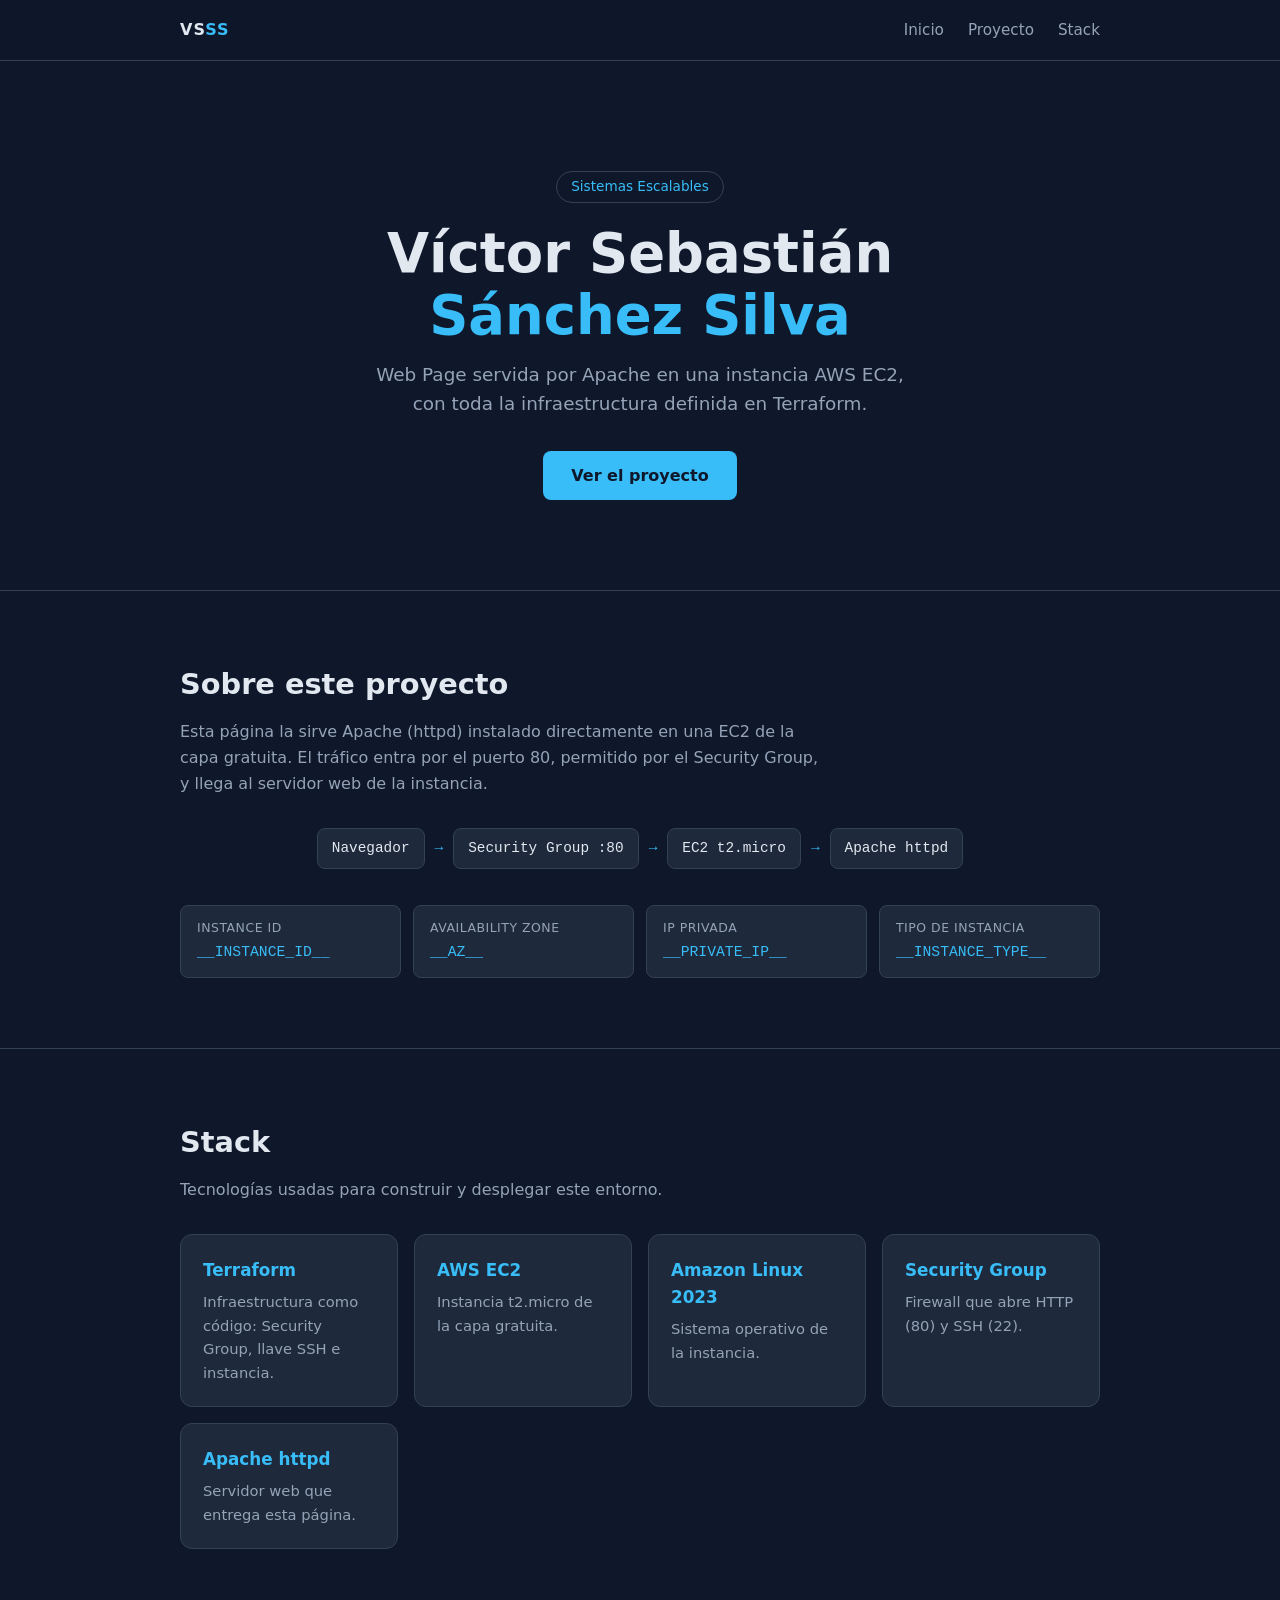
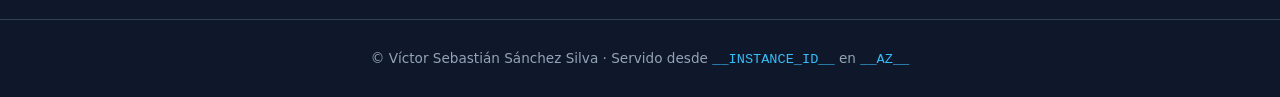
<file: AWS_1/src/index.html>
<!DOCTYPE html>
<html lang="es">
<head>
  <meta charset="UTF-8">
  <meta name="viewport" content="width=device-width, initial-scale=1.0">
  <title>Víctor Sebastián Sánchez Silva | Web Page</title>
  <link rel="stylesheet" href="styles.css">
</head>
<body>
  <header>
    <nav class="container">
      <div class="logo">VS<span>SS</span></div>
      <ul>
        <li><a href="#inicio">Inicio</a></li>
        <li><a href="#proyecto">Proyecto</a></li>
        <li><a href="#stack">Stack</a></li>
      </ul>
    </nav>
  </header>

  <main>
    <div class="hero container" id="inicio">
      <div class="tag">Sistemas Escalables</div>
      <h1>Víctor Sebastián<br><span>Sánchez Silva</span></h1>
      <p>Web Page servida por Apache en una instancia AWS EC2, con toda la infraestructura definida en Terraform.</p>
      <a class="btn" href="#proyecto">Ver el proyecto</a>
    </div>

    <section id="proyecto">
      <div class="container">
        <h2>Sobre este proyecto</h2>
        <p>Esta página la sirve Apache (httpd) instalado directamente en una EC2 de la capa gratuita. El tráfico entra por el puerto 80, permitido por el Security Group, y llega al servidor web de la instancia.</p>
        <div class="flow">
          <div class="step">Navegador</div><div class="arrow">→</div>
          <div class="step">Security Group :80</div><div class="arrow">→</div>
          <div class="step">EC2 t2.micro</div><div class="arrow">→</div>
          <div class="step">Apache httpd</div>
        </div>
        <div class="meta">
          <div><span>Instance ID</span><code>__INSTANCE_ID__</code></div>
          <div><span>Availability Zone</span><code>__AZ__</code></div>
          <div><span>IP privada</span><code>__PRIVATE_IP__</code></div>
          <div><span>Tipo de instancia</span><code>__INSTANCE_TYPE__</code></div>
        </div>
      </div>
    </section>

    <section id="stack">
      <div class="container">
        <h2>Stack</h2>
        <p>Tecnologías usadas para construir y desplegar este entorno.</p>
        <div class="grid">
          <div class="card"><h3>Terraform</h3><p>Infraestructura como código: Security Group, llave SSH e instancia.</p></div>
          <div class="card"><h3>AWS EC2</h3><p>Instancia t2.micro de la capa gratuita.</p></div>
          <div class="card"><h3>Amazon Linux 2023</h3><p>Sistema operativo de la instancia.</p></div>
          <div class="card"><h3>Security Group</h3><p>Firewall que abre HTTP (80) y SSH (22).</p></div>
          <div class="card"><h3>Apache httpd</h3><p>Servidor web que entrega esta página.</p></div>
        </div>
      </div>
    </section>
  </main>

  <footer>
    <div class="container">
      © Víctor Sebastián Sánchez Silva · Servido desde <code>__INSTANCE_ID__</code> en <code>__AZ__</code>
    </div>
  </footer>
</body>
</html>
</file>
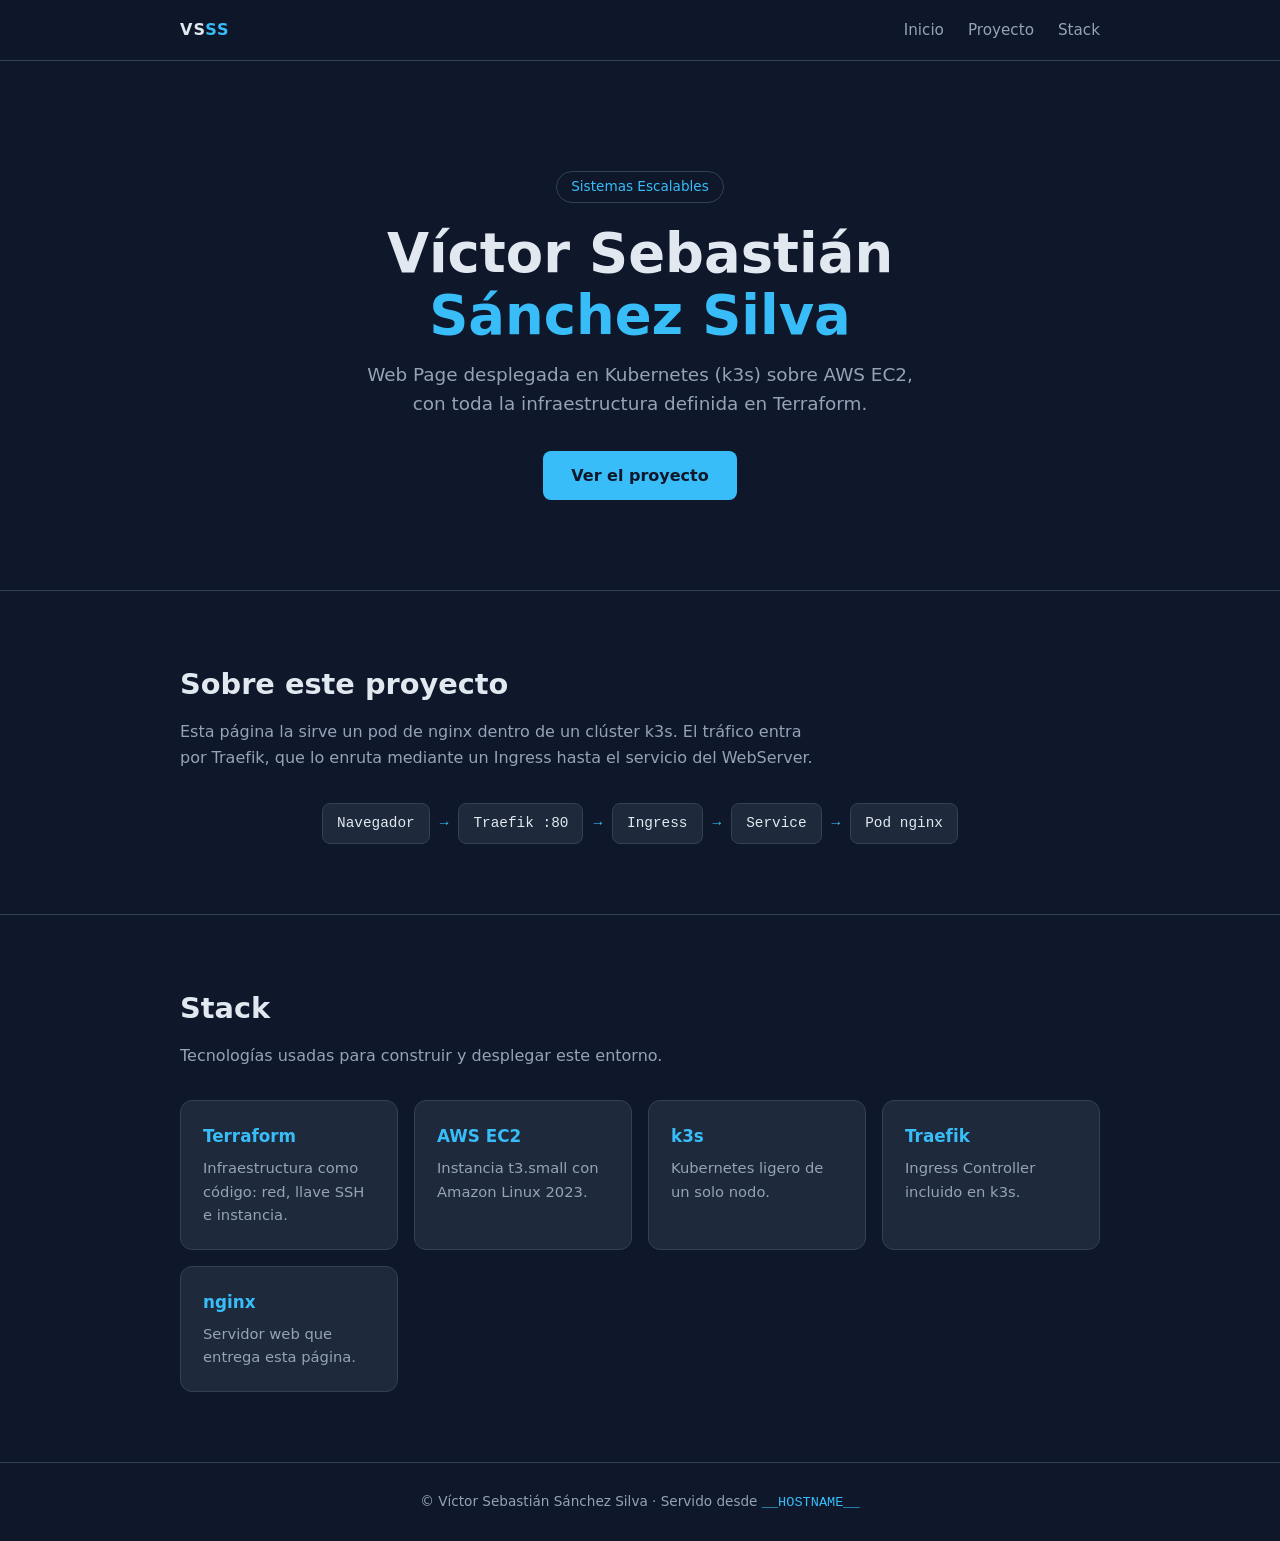
<file: k3s_1/src/index.html>
<!DOCTYPE html>
<html lang="es">
<head>
  <meta charset="UTF-8">
  <meta name="viewport" content="width=device-width, initial-scale=1.0">
  <title>Víctor Sebastián Sánchez Silva | Web Page</title>
  <link rel="stylesheet" href="styles.css">
</head>
<body>
  <header>
    <nav class="container">
      <div class="logo">VS<span>SS</span></div>
      <ul>
        <li><a href="#inicio">Inicio</a></li>
        <li><a href="#proyecto">Proyecto</a></li>
        <li><a href="#stack">Stack</a></li>
      </ul>
    </nav>
  </header>

  <main>
    <div class="hero container" id="inicio">
      <div class="tag">Sistemas Escalables</div>
      <h1>Víctor Sebastián<br><span>Sánchez Silva</span></h1>
      <p>Web Page desplegada en Kubernetes (k3s) sobre AWS EC2, con toda la infraestructura definida en Terraform.</p>
      <a class="btn" href="#proyecto">Ver el proyecto</a>
    </div>

    <section id="proyecto">
      <div class="container">
        <h2>Sobre este proyecto</h2>
        <p>Esta página la sirve un pod de nginx dentro de un clúster k3s. El tráfico entra por Traefik, que lo enruta mediante un Ingress hasta el servicio del WebServer.</p>
        <div class="flow">
          <div class="step">Navegador</div><div class="arrow">→</div>
          <div class="step">Traefik :80</div><div class="arrow">→</div>
          <div class="step">Ingress</div><div class="arrow">→</div>
          <div class="step">Service</div><div class="arrow">→</div>
          <div class="step">Pod nginx</div>
        </div>
      </div>
    </section>

    <section id="stack">
      <div class="container">
        <h2>Stack</h2>
        <p>Tecnologías usadas para construir y desplegar este entorno.</p>
        <div class="grid">
          <div class="card"><h3>Terraform</h3><p>Infraestructura como código: red, llave SSH e instancia.</p></div>
          <div class="card"><h3>AWS EC2</h3><p>Instancia t3.small con Amazon Linux 2023.</p></div>
          <div class="card"><h3>k3s</h3><p>Kubernetes ligero de un solo nodo.</p></div>
          <div class="card"><h3>Traefik</h3><p>Ingress Controller incluido en k3s.</p></div>
          <div class="card"><h3>nginx</h3><p>Servidor web que entrega esta página.</p></div>
        </div>
      </div>
    </section>
  </main>

  <footer>
    <div class="container">
      © Víctor Sebastián Sánchez Silva · Servido desde <code>__HOSTNAME__</code>
    </div>
  </footer>
</body>
</html>
</file>
<file: AWS_1/src/styles.css>
:root {
    --bg: #0f172a;
    --surface: #1e293b;
    --border: #334155;
    --text: #e2e8f0;
    --muted: #94a3b8;
    --accent: #38bdf8;
}
* { box-sizing: border-box; margin: 0; padding: 0; }
body {
    font-family: system-ui, -apple-system, "Segoe UI", Roboto, sans-serif;
    background: var(--bg);
    color: var(--text);
    line-height: 1.6;
}
a { color: var(--accent); text-decoration: none; }
.container { max-width: 960px; margin: 0 auto; padding: 0 20px; }

header {
    border-bottom: 1px solid var(--border);
    position: sticky; top: 0;
    background: rgba(15, 23, 42, 0.9);
    backdrop-filter: blur(6px);
}
nav { display: flex; justify-content: space-between; align-items: center; height: 60px; }
.logo { font-weight: 700; letter-spacing: 1px; }
.logo span { color: var(--accent); }
nav ul { list-style: none; display: flex; gap: 24px; }
nav ul a { color: var(--muted); font-size: 0.95rem; }
nav ul a:hover { color: var(--text); }

.hero { padding: 110px 0 90px; text-align: center; }
.tag {
    display: inline-block; padding: 4px 14px; margin-bottom: 20px;
    border: 1px solid var(--border); border-radius: 999px;
    color: var(--accent); font-size: 0.85rem;
}
.hero h1 { font-size: clamp(2rem, 6vw, 3.4rem); line-height: 1.15; margin-bottom: 12px; }
.hero h1 span { color: var(--accent); }
.hero p { color: var(--muted); font-size: 1.15rem; max-width: 560px; margin: 0 auto 32px; }
.btn {
    display: inline-block; padding: 12px 28px; border-radius: 8px;
    background: var(--accent); color: var(--bg); font-weight: 600;
}
.btn:hover { opacity: 0.9; }

section { padding: 70px 0; border-top: 1px solid var(--border); }
section h2 { font-size: 1.8rem; margin-bottom: 12px; }
section > .container > p { color: var(--muted); margin-bottom: 32px; max-width: 640px; }

.grid { display: grid; grid-template-columns: repeat(auto-fit, minmax(200px, 1fr)); gap: 16px; }
.card {
    background: var(--surface); border: 1px solid var(--border);
    border-radius: 12px; padding: 22px;
}
.card h3 { font-size: 1.05rem; margin-bottom: 6px; color: var(--accent); }
.card p { color: var(--muted); font-size: 0.92rem; }

.flow {
    display: flex; flex-wrap: wrap; align-items: center; justify-content: center; gap: 10px;
    font-family: ui-monospace, Consolas, monospace; font-size: 0.9rem;
}
.flow .step { background: var(--surface); border: 1px solid var(--border); border-radius: 8px; padding: 8px 14px; }
.flow .arrow { color: var(--accent); }

footer { border-top: 1px solid var(--border); padding: 28px 0; text-align: center; color: var(--muted); font-size: 0.85rem; }
footer code { color: var(--accent); }

@media (max-width: 600px) {
    nav ul { gap: 14px; }
    .hero { padding: 70px 0 60px; }
}
.meta { display: grid; grid-template-columns: repeat(auto-fit, minmax(180px, 1fr)); gap: 12px; margin-top: 36px; }
.meta div { background: var(--surface); border: 1px solid var(--border); border-radius: 8px; padding: 12px 16px; }
.meta span { display: block; color: var(--muted); font-size: 0.78rem; text-transform: uppercase; letter-spacing: 0.5px; }
.meta code { color: var(--accent); font-family: ui-monospace, Consolas, monospace; font-size: 0.92rem; word-break: break-all; }
</file>
<file: k3s_1/src/styles.css>
:root {
    --bg: #0f172a;
    --surface: #1e293b;
    --border: #334155;
    --text: #e2e8f0;
    --muted: #94a3b8;
    --accent: #38bdf8;
}
* { box-sizing: border-box; margin: 0; padding: 0; }
body {
    font-family: system-ui, -apple-system, "Segoe UI", Roboto, sans-serif;
    background: var(--bg);
    color: var(--text);
    line-height: 1.6;
}
a { color: var(--accent); text-decoration: none; }
.container { max-width: 960px; margin: 0 auto; padding: 0 20px; }

header {
    border-bottom: 1px solid var(--border);
    position: sticky; top: 0;
    background: rgba(15, 23, 42, 0.9);
    backdrop-filter: blur(6px);
}
nav { display: flex; justify-content: space-between; align-items: center; height: 60px; }
.logo { font-weight: 700; letter-spacing: 1px; }
.logo span { color: var(--accent); }
nav ul { list-style: none; display: flex; gap: 24px; }
nav ul a { color: var(--muted); font-size: 0.95rem; }
nav ul a:hover { color: var(--text); }

.hero { padding: 110px 0 90px; text-align: center; }
.tag {
    display: inline-block; padding: 4px 14px; margin-bottom: 20px;
    border: 1px solid var(--border); border-radius: 999px;
    color: var(--accent); font-size: 0.85rem;
}
.hero h1 { font-size: clamp(2rem, 6vw, 3.4rem); line-height: 1.15; margin-bottom: 12px; }
.hero h1 span { color: var(--accent); }
.hero p { color: var(--muted); font-size: 1.15rem; max-width: 560px; margin: 0 auto 32px; }
.btn {
    display: inline-block; padding: 12px 28px; border-radius: 8px;
    background: var(--accent); color: var(--bg); font-weight: 600;
}
.btn:hover { opacity: 0.9; }

section { padding: 70px 0; border-top: 1px solid var(--border); }
section h2 { font-size: 1.8rem; margin-bottom: 12px; }
section > .container > p { color: var(--muted); margin-bottom: 32px; max-width: 640px; }

.grid { display: grid; grid-template-columns: repeat(auto-fit, minmax(200px, 1fr)); gap: 16px; }
.card {
    background: var(--surface); border: 1px solid var(--border);
    border-radius: 12px; padding: 22px;
}
.card h3 { font-size: 1.05rem; margin-bottom: 6px; color: var(--accent); }
.card p { color: var(--muted); font-size: 0.92rem; }

.flow {
    display: flex; flex-wrap: wrap; align-items: center; justify-content: center; gap: 10px;
    font-family: ui-monospace, Consolas, monospace; font-size: 0.9rem;
}
.flow .step { background: var(--surface); border: 1px solid var(--border); border-radius: 8px; padding: 8px 14px; }
.flow .arrow { color: var(--accent); }

footer { border-top: 1px solid var(--border); padding: 28px 0; text-align: center; color: var(--muted); font-size: 0.85rem; }
footer code { color: var(--accent); }

@media (max-width: 600px) {
    nav ul { gap: 14px; }
    .hero { padding: 70px 0 60px; }
}
</file>
